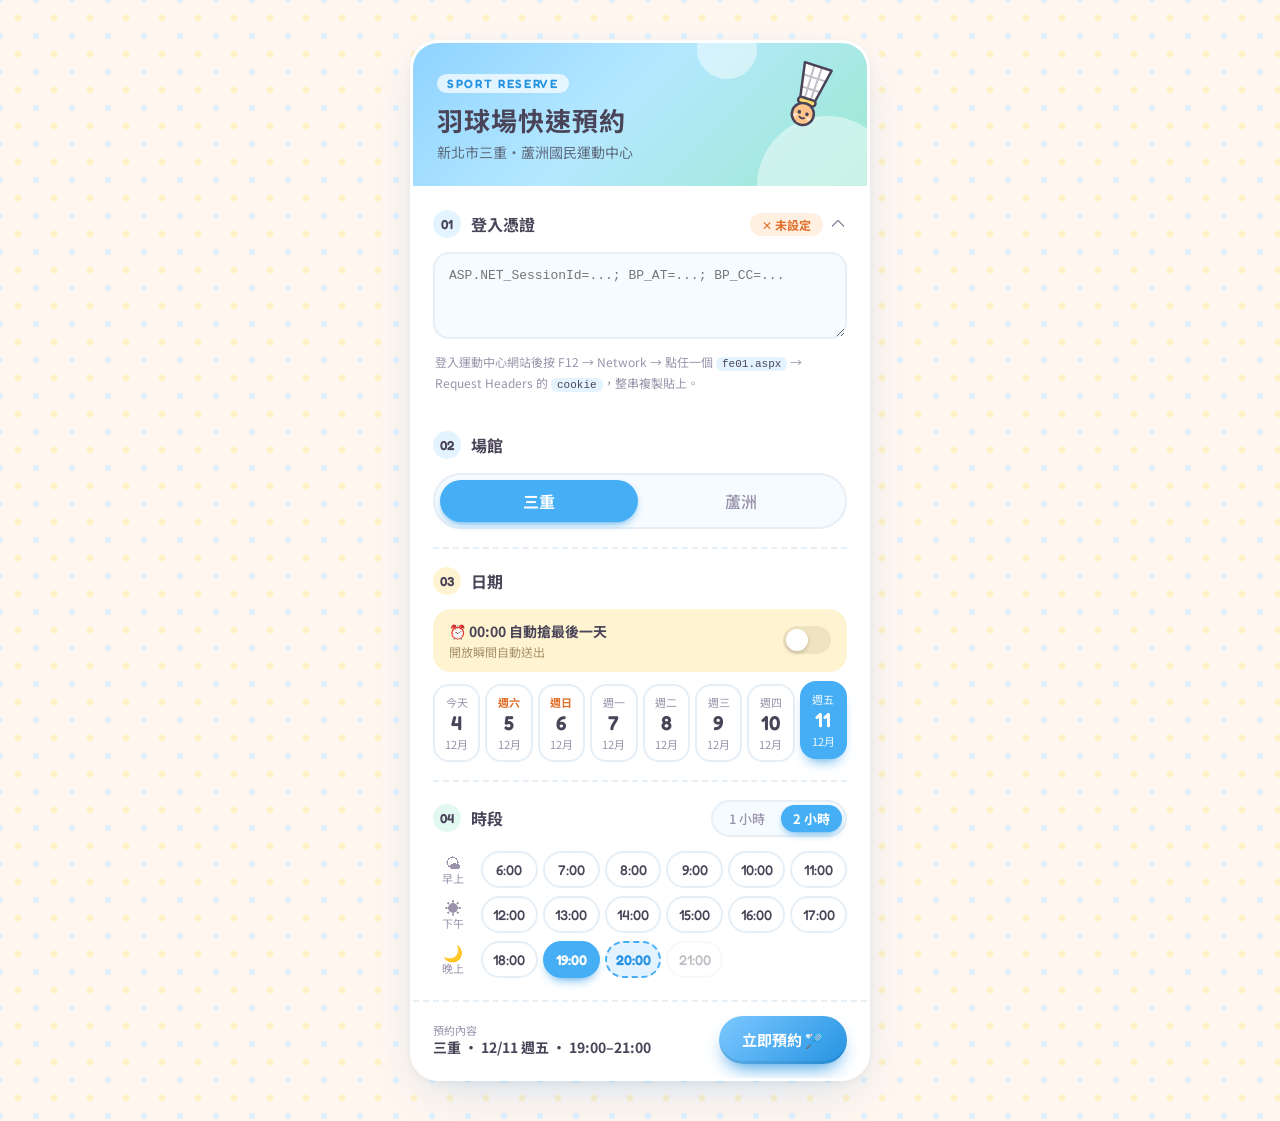
<file: index.html>
<!DOCTYPE html>
<html lang="zh-Hant">
  <head>
    <meta charset="UTF-8" />
    <meta name="viewport" content="width=device-width, initial-scale=1.0" />
    <title>快速預約運動中心場地</title>
    <link rel="preconnect" href="https://fonts.googleapis.com" />
    <link rel="preconnect" href="https://fonts.gstatic.com" crossorigin />
    <link href="https://fonts.googleapis.com/css2?family=Noto+Sans+TC:wght@400;500;700&family=Fredoka:wght@500;600;700&display=swap" rel="stylesheet" />
    <link rel="stylesheet" href="style.css" />
  </head>
  <body>
    <main class="shell">
      <form class="app" id="reservationForm">
        <header class="hero">
          <svg class="shuttle" viewBox="0 0 64 72" aria-hidden="true">
            <path d="M18 6h28l-7 38H25z" fill="#fff" stroke="#4a4458" stroke-width="2.5" stroke-linejoin="round" />
            <path d="M28 6l1 38M36 6l-1 38M20 18h24M22 30h20" stroke="#4a4458" stroke-width="2" stroke-linecap="round" opacity=".35" />
            <rect x="23" y="40" width="18" height="6" rx="3" fill="#ffd86b" stroke="#4a4458" stroke-width="2.5" />
            <circle cx="32" cy="56" r="11" fill="#ffc48a" stroke="#4a4458" stroke-width="2.5" />
            <circle cx="28" cy="55" r="1.8" fill="#4a4458" />
            <circle cx="36" cy="55" r="1.8" fill="#4a4458" />
            <path d="M29.5 59.5q2.5 2 5 0" fill="none" stroke="#4a4458" stroke-width="1.8" stroke-linecap="round" />
            <circle cx="25" cy="59" r="2" fill="#fff" opacity=".55" />
            <circle cx="39" cy="59" r="2" fill="#fff" opacity=".55" />
          </svg>
          <p class="eyebrow">SPORT RESERVE</p>
          <h1>羽球場快速預約</h1>
          <p class="hero-sub">新北市三重・蘆洲國民運動中心</p>
        </header>

        <div class="body">
          <details class="section credential" id="credential">
            <summary>
              <span class="step">01</span>
              <span class="section-title">登入憑證</span>
              <span class="status-pill" id="credentialStatus">未設定</span>
            </summary>
            <div class="credential-body">
              <textarea class="input" name="cookie" id="cookieInput" rows="3" placeholder="ASP.NET_SessionId=...; BP_AT=...; BP_CC=..." autocomplete="off" spellcheck="false" required></textarea>
              <p class="hint">登入運動中心網站後按 F12 → Network → 點任一個 <code>fe01.aspx</code> → Request Headers 的 <code>cookie</code>，整串複製貼上。</p>
            </div>
          </details>

          <section class="section">
            <div class="section-head">
              <span class="step">02</span>
              <span class="section-title">場館</span>
            </div>
            <div class="segmented">
              <label><input type="radio" name="place" value="SC" checked /><span>三重</span></label>
              <label><input type="radio" name="place" value="LZ" /><span>蘆洲</span></label>
            </div>
          </section>

          <section class="section">
            <div class="section-head">
              <span class="step">03</span>
              <span class="section-title">日期</span>
            </div>
            <label class="switch-row">
              <span>
                <b>00:00 自動搶最後一天</b>
                <small id="scheduleHint"></small>
              </span>
              <input type="checkbox" name="schedule" value="1" id="scheduleToggle" />
              <span class="switch" aria-hidden="true"></span>
            </label>
            <div class="days" id="dateChips"></div>
          </section>

          <section class="section">
            <div class="section-head">
              <span class="step">04</span>
              <span class="section-title">時段</span>
              <div class="segmented segmented-sm">
                <label><input type="radio" name="hours" value="1" /><span>1 小時</span></label>
                <label><input type="radio" name="hours" value="2" checked /><span>2 小時</span></label>
              </div>
            </div>
            <div id="timeChips"></div>
          </section>

          <p class="error" id="errorBox" role="alert" hidden></p>
        </div>

        <footer class="action-bar">
          <div class="summary">
            <small>預約內容</small>
            <b id="summaryText"></b>
          </div>
          <button type="submit" class="btn-primary" id="submitButton">
            <span class="btn-label">立即預約 🏸</span>
            <span class="spinner" aria-hidden="true"></span>
          </button>
        </footer>
        <p class="waiting" id="statusText" hidden></p>
      </form>

      <section class="app result" id="formResult" hidden>
        <div class="result-head">
          <div class="check" aria-hidden="true">🎉</div>
          <h2>預約成功！</h2>
          <p>請在期限內完成付款，場地才會保留</p>
        </div>
        <ul class="tickets" id="resultContent"></ul>
        <div class="result-actions">
          <a class="btn-primary" id="payLink" target="_blank" rel="noopener"><span class="btn-label">前往訂單付款</span></a>
          <button type="button" class="btn-ghost" id="againButton">再預約一次</button>
        </div>
      </section>
    </main>

    <script>
      // 直接用瀏覽器開檔案時打 localhost，由 Flask 提供頁面時打同網域
      const API_BASE = location.protocol === "file:" ? "http://localhost:8081" : "";
      const PAY_URL = {
        SC: "https://fe.xuanen.com.tw/fe01.aspx?Module=member&files=orderx_mt",
        LZ: "https://bcc.xuanen.com.tw/cc01.aspx?Module=member&files=orderx_mt",
      };
      const PLACE_NAME = { SC: "三重", LZ: "蘆洲" };
      // 可預約到幾天後：三重今天～7 天後，蘆洲今天～6 天後
      const ADVANCE_DAYS = { SC: 7, LZ: 6 };
      const WEEKDAYS = ["日", "一", "二", "三", "四", "五", "六"];
      const PERIODS = [
        ["🌤", "早上", 6, 11],
        ["☀️", "下午", 12, 17],
        ["🌙", "晚上", 18, 21],
      ];

      const form = document.getElementById("reservationForm");
      const cookieInput = document.getElementById("cookieInput");
      const credential = document.getElementById("credential");
      const credentialStatus = document.getElementById("credentialStatus");
      const scheduleToggle = document.getElementById("scheduleToggle");
      const statusText = document.getElementById("statusText");
      const errorBox = document.getElementById("errorBox");
      const formResult = document.getElementById("formResult");
      const resultContent = document.getElementById("resultContent");
      const payLink = document.getElementById("payLink");

      function radio(name, value, html, checked, className) {
        const label = document.createElement("label");
        if (className) label.className = className;
        label.innerHTML = `<input type="radio" name="${name}" value="${value}" ${checked ? "checked" : ""} /><span>${html}</span>`;
        return label;
      }

      function formatDay(d) {
        return `${d.getMonth() + 1}/${d.getDate()} 週${WEEKDAYS[d.getDay()]}`;
      }

      // 依場館產生可預約日期，預設選最後一天
      // 用本地時間格式化，避免 toISOString() 在台灣早上 8 點前少一天；格式與網站相同 YYYY/MM/DD
      const dateChips = document.getElementById("dateChips");
      let renderedDays = null;
      function renderDates(days) {
        if (days === renderedDays) return;
        renderedDays = days;
        dateChips.innerHTML = "";
        dateChips.style.setProperty("--n", days + 1);
        for (let i = 0; i <= days; i++) {
          const d = new Date();
          d.setDate(d.getDate() + i);
          const mm = String(d.getMonth() + 1).padStart(2, "0");
          const dd = String(d.getDate()).padStart(2, "0");
          const weekend = d.getDay() === 0 || d.getDay() === 6;
          const label = radio(
            "date",
            `${d.getFullYear()}/${mm}/${dd}`,
            `<small>${i === 0 ? "今天" : "週" + WEEKDAYS[d.getDay()]}</small><b>${d.getDate()}</b><small>${d.getMonth() + 1}月</small>`,
            i === days,
            weekend ? "day weekend" : "day"
          );
          label.dataset.text = formatDay(d);
          dateChips.appendChild(label);
        }
      }

      const timeChips = document.getElementById("timeChips");
      PERIODS.forEach(([icon, name, from, to]) => {
        const group = document.createElement("div");
        group.className = "period";
        group.innerHTML = `<span class="period-name"><i>${icon}</i>${name}</span><div class="times"></div>`;
        for (let h = from; h <= to; h++) {
          group.querySelector(".times").appendChild(radio("QTime", h, `${h}:00`, h === 19, "time"));
        }
        timeChips.appendChild(group);
      });

      // 記住 Cookie 與上次的選擇，下次打開不用重填
      const SAVED_FIELDS = ["cookie", "place", "QTime", "hours"];
      try {
        const saved = JSON.parse(localStorage.getItem("sport_reserve") || "{}");
        if (saved.cookie) cookieInput.value = saved.cookie;
        SAVED_FIELDS.slice(1).forEach((name) => {
          const el = form.querySelector(`input[name="${name}"][value="${saved[name]}"]`);
          if (el) el.checked = true;
        });
      } catch (e) {}

      // 下一個 00:00 開放的日期
      function nextOpenDay(days) {
        const d = new Date();
        d.setDate(d.getDate() + days + 1);
        return d;
      }

      // 依目前選擇更新：憑證狀態、2 小時的第二格標示、摘要列
      function refresh() {
        const data = new FormData(form);
        const hasCookie = cookieInput.value.trim() !== "";
        credentialStatus.textContent = hasCookie ? "已儲存" : "未設定";
        credentialStatus.classList.toggle("ok", hasCookie);

        const days = ADVANCE_DAYS[data.get("place")];
        renderDates(days);
        const scheduled = scheduleToggle.checked;
        dateChips.hidden = scheduled;
        document.getElementById("scheduleHint").textContent = scheduled
          ? `請於 00:00 前送出，將預約 ${formatDay(nextOpenDay(days))}`
          : "開放瞬間自動送出";

        const hours = Number(data.get("hours"));
        // 2 小時不能從 21:00 開始
        const last = form.querySelector('input[name="QTime"][value="21"]');
        last.disabled = hours === 2;
        if (last.disabled && last.checked) form.querySelector('input[name="QTime"][value="20"]').checked = true;

        const start = Number(new FormData(form).get("QTime"));
        form.querySelectorAll(".time").forEach((label) => {
          const h = Number(label.querySelector("input").value);
          label.classList.toggle("in-range", hours === 2 && h === start + 1);
        });

        const dayText = scheduled
          ? formatDay(nextOpenDay(days))
          : form.querySelector('input[name="date"]:checked').closest("label").dataset.text;
        document.getElementById("summaryText").textContent =
          `${PLACE_NAME[data.get("place")]} · ${dayText} · ${start}:00–${start + hours}:00`;
      }
      form.addEventListener("change", refresh);
      cookieInput.addEventListener("input", refresh);
      // 收合時必填驗證會找不到欄位，先展開
      cookieInput.addEventListener("invalid", () => (credential.open = true));
      refresh();
      if (!cookieInput.value) credential.open = true;

      let countdownTimer = null;
      function startCountdown() {
        const target = new Date();
        target.setHours(24, 0, 0, 0);
        const tick = () => {
          const s = Math.max(0, Math.round((target - new Date()) / 1000));
          const pad = (n) => String(n).padStart(2, "0");
          const left = `${pad(Math.floor(s / 3600))}:${pad(Math.floor((s % 3600) / 60))}:${pad(s % 60)}`;
          statusText.innerHTML = s > 0
            ? `距離開放 <b>${left}</b>　請勿關閉頁面與電腦`
            : "已開放，正在預約…";
        };
        tick();
        countdownTimer = setInterval(tick, 1000);
      }

      function setLoading(on) {
        form.classList.toggle("loading", on);
        form.querySelectorAll("input, textarea, button").forEach((el) => (el.disabled = on));
        if (!on) refresh(); // 還原 21:00 的停用狀態
        statusText.hidden = !(on && scheduleToggle.checked);
        clearInterval(countdownTimer);
        if (on && scheduleToggle.checked) startCountdown();
      }

      function showError(message) {
        errorBox.textContent = message;
        errorBox.hidden = !message;
      }

      form.addEventListener("submit", async function (e) {
        e.preventDefault();
        const formData = new FormData(form);
        try {
          const toSave = {};
          SAVED_FIELDS.forEach((name) => (toSave[name] = formData.get(name)));
          localStorage.setItem("sport_reserve", JSON.stringify(toSave));
        } catch (e) {}

        showError("");
        credential.open = false;
        setLoading(true);
        try {
          const response = await fetch(`${API_BASE}/api/reserve_api`, {
            method: "POST",
            body: formData,
          });
          const result = await response.json();

          if (typeof result.message === "string") {
            showError(result.message);
            if (result.message.includes("登入")) credential.open = true;
            return;
          }

          resultContent.innerHTML = "";
          result.message.forEach((item) => {
            const li = document.createElement("li");
            li.innerHTML = `
              <div class="ticket-time">${item.QTime}:00<small>– ${item.QTime + 1}:00</small></div>
              <div class="ticket-info"><b>${item.court}</b><small>${PLACE_NAME[formData.get("place")]}・${item.date}</small></div>`;
            resultContent.appendChild(li);
          });
          payLink.href = PAY_URL[formData.get("place")];
          form.hidden = true;
          formResult.hidden = false;
        } catch (error) {
          console.error("Error:", error);
          showError(`無法連線到後端：${error.message}`);
        } finally {
          setLoading(false);
        }
      });

      document.getElementById("againButton").addEventListener("click", () => {
        formResult.hidden = true;
        form.hidden = false;
      });
    </script>
  </body>
</html>
</file>
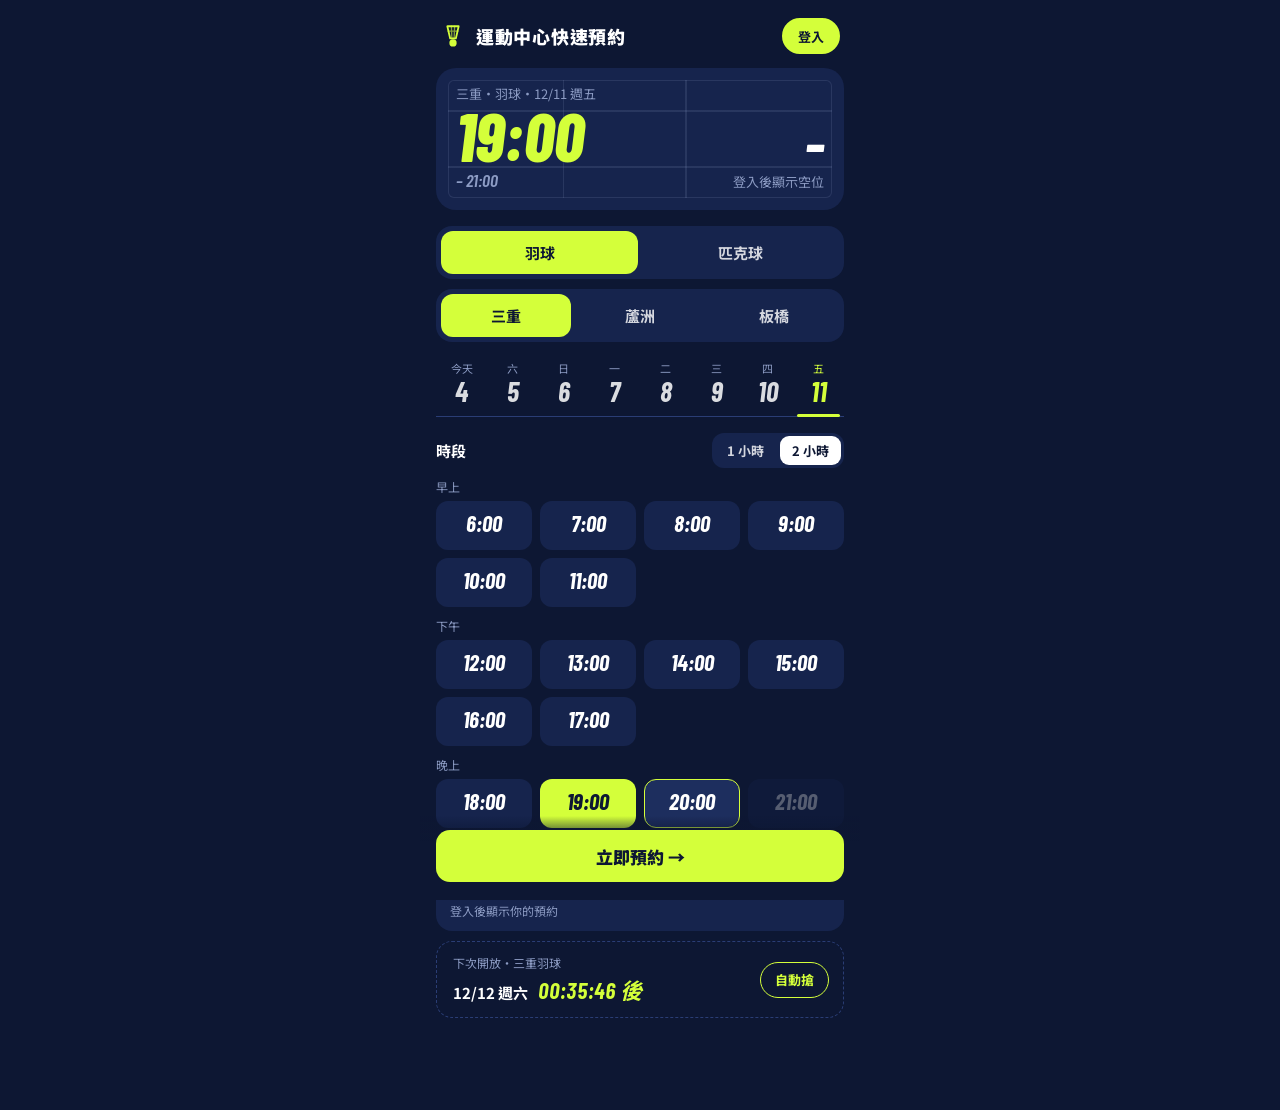
<file: extension/index.html>
<!DOCTYPE html>
<html lang="zh-Hant">
  <head>
    <meta charset="UTF-8" />
    <meta name="viewport" content="width=device-width, initial-scale=1.0" />
    <title>運動中心快速預約</title>
    <link rel="preconnect" href="https://fonts.googleapis.com" />
    <link rel="preconnect" href="https://fonts.gstatic.com" crossorigin />
    <link href="https://fonts.googleapis.com/css2?family=Noto+Sans+TC:wght@400;500;700;900&family=Barlow+Condensed:ital,wght@1,600;1,700;1,800&display=swap" rel="stylesheet" />
    <link rel="stylesheet" href="style.css" />
    <script type="module" src="app.js"></script>
  </head>
  <body>
    <main class="shell">
      <form class="app" id="reservationForm">
        <header class="topbar">
          <svg class="logo" viewBox="0 0 32 32" aria-hidden="true">
            <path d="M9 4h14l-3.5 15h-7z" fill="none" stroke="currentColor" stroke-width="2.2" stroke-linejoin="round" />
            <path d="M14 4l.6 15M18 4l-.6 15M10 10h12" stroke="currentColor" stroke-width="1.6" stroke-linecap="round" opacity=".6" />
            <circle cx="16" cy="24.5" r="4.5" fill="currentColor" />
          </svg>
          <span class="zzz" aria-hidden="true"><i>z</i><i>z</i><i>Z</i></span>
          <h1>運動中心快速預約</h1>
          <button type="button" class="avatar" id="avatar" title="確認登入中…">
            <span id="avatarText"></span>
          </button>
        </header>

        <section class="hero-card" id="heroCard">
          <p class="hero-meta" id="heroMeta"></p>
          <div class="hero-main">
            <div class="hero-time">
              <b id="heroTime">--:--</b>
              <small id="heroEnd"></small>
            </div>
            <div class="hero-count">
              <b id="heroCount">–</b>
              <small id="heroCountLabel"></small>
            </div>
          </div>
        </section>

        <div class="body">
          <div class="segmented">
            <label><input type="radio" name="sport" value="badminton" checked /><span>羽球</span></label>
            <label><input type="radio" name="sport" value="pickleball" /><span>匹克球</span></label>
          </div>

          <div class="segmented">
            <label><input type="radio" name="place" value="SC" checked /><span>三重</span></label>
            <label><input type="radio" name="place" value="LZ" /><span>蘆洲</span></label>
            <label><input type="radio" name="place" value="BQ" /><span>板橋</span></label>
          </div>

          <div class="days" id="dateChips"></div>
          <div class="schedule-target" id="scheduleTarget" hidden></div>

          <section class="slots">
            <div class="slots-head">
              <span class="slots-title">時段</span>
              <div class="segmented segmented-sm">
                <label><input type="radio" name="hours" value="1" /><span>1 小時</span></label>
                <label><input type="radio" name="hours" value="2" checked /><span>2 小時</span></label>
              </div>
            </div>
            <div id="timeChips"></div>
            <p class="avail-note" id="availNote"></p>
            <div class="busy-panel" id="busyPanel" hidden>
              <div class="rally" aria-hidden="true">
                <div class="rally-x">
                  <div class="rally-y">
                    <svg class="rally-shuttle" viewBox="0 0 32 32">
                      <path d="M9 4h14l-3.5 15h-7z" fill="none" stroke="currentColor" stroke-width="2.4" stroke-linejoin="round" />
                      <path d="M14 4l.6 15M18 4l-.6 15M10 10h12" stroke="currentColor" stroke-width="1.6" stroke-linecap="round" opacity=".6" />
                      <circle cx="16" cy="24.5" r="4.6" fill="currentColor" />
                    </svg>
                  </div>
                </div>
                <div class="rally-x rally-x-shadow"><div class="rally-shadow"></div></div>
                <div class="rally-net"></div>
              </div>
              <b class="busy-title"><span id="busyTitle"></span><span class="busy-dots"><i>.</i><i>.</i><i>.</i></span></b>
              <small class="busy-sub" id="busySub"></small>
            </div>
          </section>

          <p class="error" id="errorBox" role="alert" hidden></p>

          <div class="extras">
          <section class="orders" id="ordersCard">
            <div class="orders-head">
              <small id="ordersTitle">我的預約</small>
              <a id="ordersAll" target="_blank" rel="noopener">全部訂單 →</a>
            </div>
            <ul class="orders-list" id="ordersList"></ul>
            <p class="orders-empty" id="ordersEmpty"></p>
          </section>

          <section class="next-open" id="nextOpen">
            <div class="next-open-info">
              <small id="nextOpenLabel">下次開放</small>
              <div class="next-open-row">
                <b id="nextOpenDay"></b>
                <span class="next-open-count" id="nextOpenCount"></span>
              </div>
            </div>
            <button type="button" class="btn-chip" id="nextOpenButton">自動搶</button>
          </section>
          </div>
        </div>

        <footer class="action-bar">
          <input type="checkbox" name="schedule" value="1" id="scheduleToggle" hidden />
          <button type="submit" class="btn-primary" id="submitButton">
            <span class="btn-label" id="submitLabel">立即預約 →</span>
            <span class="spinner" aria-hidden="true"></span>
          </button>
        </footer>

        <div class="waiting" id="waiting" hidden>
          <ol class="steps">
            <li class="step-item done" id="stepScheduled">
              <b>已排程</b>
              <small id="waitSummary"></small>
            </li>
            <li class="step-item active" id="stepWaiting">
              <b>等待開放中</b>
              <div class="countdown">
                <span id="countdownText">--:--:--</span>
                <span class="clock-chip" id="clockChip" hidden></span>
              </div>
              <small id="checkText">確認登入中…</small>
            </li>
            <li class="step-item" id="stepSending">
              <b>00:00 送出預約</b>
              <small>開放瞬間自動送出</small>
            </li>
            <li class="step-item" id="stepDone">
              <b>完成</b>
            </li>
          </ol>
          <p class="waiting-hint">請保持面板開著、電腦不要睡眠</p>
          <button type="button" class="btn-outline" id="cancelButton">取消排程</button>
        </div>
      </form>

      <section class="app result" id="formResult" hidden>
        <div class="result-head">
          <div class="check" aria-hidden="true">✓</div>
          <h2>預約成功！</h2>
          <p>請在期限內完成付款，場地才會保留</p>
        </div>
        <ul class="tickets" id="resultContent"></ul>
        <div class="result-actions">
          <a class="btn-primary" id="payLink" target="_blank" rel="noopener"><span class="btn-label">前往訂單付款 →</span></a>
          <button type="button" class="btn-outline" id="againButton">再預約一次</button>
        </div>
      </section>
    </main>
  </body>
</html>
</file>
<file: style.css>
:root {
  --bg: #fff6ef;
  --dot-1: #fff0c7;
  --dot-2: #dff1ff;
  --surface: #ffffff;
  --surface-2: #f6fbff;
  --ink: #4a4458;
  --muted: #9a93ab;
  --line: #e6eef6;
  --primary: #45aef5;
  --primary-deep: #2593e2;
  --primary-soft: #e2f2ff;
  --sky: #8fd3ff;
  --sky-soft: #e4f4ff;
  --mint: #9ce9cf;
  --mint-soft: #e2f9f1;
  --yellow: #ffd86b;
  --yellow-soft: #fff4d1;
  --danger: #e0702b;
  --danger-soft: #fff0e2;
  --shadow: 0 18px 50px -20px rgba(37, 147, 226, 0.3), 0 2px 6px rgba(74, 68, 88, 0.06);
  --font: "Noto Sans TC", system-ui, "Microsoft JhengHei", sans-serif;
  --num: "Fredoka", "Noto Sans TC", system-ui, sans-serif;
  color-scheme: light;
}

* {
  box-sizing: border-box;
}

body {
  margin: 0;
  color: var(--ink);
  font-family: var(--font);
  -webkit-font-smoothing: antialiased;
  background-color: var(--bg);
  background-image: radial-gradient(var(--dot-1) 3px, transparent 3.5px),
    radial-gradient(var(--dot-2) 3px, transparent 3.5px);
  background-size: 36px 36px;
  background-position: 0 0, 18px 18px;
}

[hidden] {
  display: none !important;
}

.shell {
  min-height: 100vh;
  display: flex;
  justify-content: center;
  align-items: flex-start;
  padding: 40px 16px;
}

.app {
  width: 100%;
  max-width: 460px;
  background: var(--surface);
  border-radius: 28px;
  border: 3px solid #fff;
  box-shadow: var(--shadow);
  overflow: hidden;
}

/* ---------- 頂部 ---------- */
.hero {
  position: relative;
  padding: 26px 24px 24px;
  background: linear-gradient(135deg, var(--sky) 0%, #b5e8ff 45%, var(--mint) 100%);
  overflow: hidden;
}

.hero::before,
.hero::after {
  content: "";
  position: absolute;
  border-radius: 50%;
  background: rgba(255, 255, 255, 0.45);
}

.hero::before {
  width: 140px;
  height: 140px;
  right: -30px;
  bottom: -70px;
}

.hero::after {
  width: 60px;
  height: 60px;
  right: 110px;
  top: -24px;
}

.shuttle {
  position: absolute;
  right: 26px;
  top: 16px;
  width: 64px;
  z-index: 1;
  transform: rotate(18deg);
  animation: bob 2.6s ease-in-out infinite;
}

@keyframes bob {
  50% {
    transform: rotate(10deg) translateY(-8px);
  }
}

.eyebrow {
  position: relative;
  display: inline-block;
  margin: 0 0 8px;
  padding: 2px 10px;
  border-radius: 999px;
  background: rgba(255, 255, 255, 0.7);
  color: var(--primary-deep);
  font-family: var(--num);
  font-size: 12px;
  font-weight: 600;
  letter-spacing: 0.14em;
}

.hero h1 {
  position: relative;
  margin: 0;
  font-size: 26px;
  font-weight: 700;
  letter-spacing: 0.04em;
}

.hero-sub {
  position: relative;
  margin: 4px 0 0;
  font-size: 14px;
  color: #5d6a7c;
}

/* ---------- 區塊 ---------- */
.body {
  padding: 6px 20px 4px;
}

.section {
  padding: 18px 0;
  border-bottom: 2px dashed var(--line);
}

.section:last-of-type {
  border-bottom: none;
}

.section-head,
.credential summary {
  display: flex;
  align-items: center;
  gap: 10px;
  margin-bottom: 14px;
}

.step {
  display: inline-grid;
  place-items: center;
  width: 28px;
  height: 28px;
  border-radius: 50%;
  font-family: var(--num);
  font-size: 13px;
  font-weight: 600;
  color: var(--ink);
  background: var(--primary-soft);
}

.section:nth-of-type(1) .step {
  background: var(--sky-soft);
}

.section:nth-of-type(2) .step {
  background: var(--yellow-soft);
}

.section:nth-of-type(3) .step {
  background: var(--mint-soft);
}

.section-title {
  font-weight: 700;
  font-size: 16px;
}

.section-head .segmented {
  margin-left: auto;
}

/* 登入憑證（可收合） */
.credential summary {
  list-style: none;
  cursor: pointer;
  margin-bottom: 0;
}

.credential summary::-webkit-details-marker {
  display: none;
}

.credential summary::after {
  content: "";
  width: 8px;
  height: 8px;
  border-right: 2.5px solid var(--muted);
  border-bottom: 2.5px solid var(--muted);
  border-radius: 2px;
  transform: rotate(45deg);
  margin: -4px 4px 0 0;
  transition: transform 0.2s;
}

.credential[open] summary::after {
  transform: rotate(-135deg);
  margin-top: 4px;
}

.status-pill {
  margin-left: auto;
  font-size: 12px;
  font-weight: 700;
  padding: 3px 12px;
  border-radius: 999px;
  color: var(--danger);
  background: var(--danger-soft);
}

.status-pill::before {
  content: "✕ ";
}

.status-pill.ok {
  color: #2f9e7a;
  background: var(--mint-soft);
}

.status-pill.ok::before {
  content: "✓ ";
}

.credential-body {
  margin-top: 14px;
}

.input {
  width: 100%;
  padding: 12px 14px;
  border: 2px solid var(--line);
  border-radius: 16px;
  background: var(--surface-2);
  color: var(--ink);
  font: 13px/1.5 ui-monospace, "Cascadia Mono", Consolas, monospace;
  resize: vertical;
  outline: none;
  transition: border-color 0.15s, box-shadow 0.15s;
}

.input:focus {
  border-color: var(--primary);
  box-shadow: 0 0 0 4px var(--primary-soft);
}

.hint {
  margin: 8px 2px 0;
  font-size: 12px;
  line-height: 1.7;
  color: var(--muted);
}

.hint code {
  font-size: 11px;
  padding: 1px 6px;
  border-radius: 6px;
  background: var(--sky-soft);
  color: var(--ink);
}

/* ---------- 選項共用 ---------- */
.segmented input,
.days input,
.times input,
.switch-row input {
  position: absolute;
  opacity: 0;
  pointer-events: none;
}

/* 分段切換 */
.segmented {
  display: grid;
  grid-auto-flow: column;
  grid-auto-columns: 1fr;
  gap: 4px;
  padding: 5px;
  background: var(--surface-2);
  border: 2px solid var(--line);
  border-radius: 999px;
}

.segmented span {
  display: block;
  padding: 9px 12px;
  border-radius: 999px;
  text-align: center;
  font-weight: 500;
  color: var(--muted);
  cursor: pointer;
  transition: background 0.2s, color 0.2s, transform 0.15s;
}

.segmented input:checked + span {
  background: var(--primary);
  color: #fff;
  font-weight: 700;
  box-shadow: 0 4px 10px -4px var(--primary-deep);
}

.segmented-sm {
  padding: 3px;
}

.segmented-sm span {
  padding: 4px 12px;
  font-size: 13px;
}

/* 開關 */
.switch-row {
  display: flex;
  align-items: center;
  gap: 12px;
  padding: 12px 16px;
  margin-bottom: 12px;
  border-radius: 18px;
  background: var(--yellow-soft);
  cursor: pointer;
}

.switch-row > span:first-child {
  flex: 1;
  display: flex;
  flex-direction: column;
  gap: 2px;
}

.switch-row b {
  font-size: 14px;
}

.switch-row b::before {
  content: "⏰ ";
}

.switch-row small {
  font-size: 12px;
  color: #a8936a;
}

.switch {
  position: relative;
  width: 48px;
  height: 28px;
  flex: none;
  border-radius: 999px;
  background: #f0e3bf;
  transition: background 0.2s;
}

.switch::after {
  content: "";
  position: absolute;
  top: 3px;
  left: 3px;
  width: 22px;
  height: 22px;
  border-radius: 50%;
  background: #fff;
  box-shadow: 0 2px 4px rgba(0, 0, 0, 0.18);
  transition: transform 0.25s cubic-bezier(0.34, 1.56, 0.64, 1);
}

.switch-row input:checked ~ .switch {
  background: var(--yellow);
}

.switch-row input:checked ~ .switch::after {
  transform: translateX(20px);
}

.switch-row input:focus-visible ~ .switch {
  outline: 3px solid var(--primary-soft);
  outline-offset: 2px;
}

/* 日期卡片 */
.days {
  display: grid;
  grid-template-columns: repeat(var(--n, 8), minmax(38px, 1fr));
  gap: 5px;
}

.days span {
  display: flex;
  flex-direction: column;
  align-items: center;
  gap: 1px;
  padding: 8px 0;
  border: 2px solid var(--line);
  border-radius: 16px;
  background: var(--surface);
  cursor: pointer;
  transition: border-color 0.15s, background 0.15s, transform 0.2s cubic-bezier(0.34, 1.56, 0.64, 1);
}

.days small {
  font-size: 11px;
  color: var(--muted);
}

.days b {
  font-family: var(--num);
  font-size: 20px;
  font-weight: 600;
  line-height: 1.2;
}

.day.weekend small:first-child {
  color: var(--danger);
  font-weight: 700;
}

.days span:hover,
.times span:hover {
  border-color: var(--primary);
  transform: translateY(-2px);
}

.days input:checked + span {
  background: var(--primary);
  border-color: var(--primary);
  color: #fff;
  transform: translateY(-3px);
  box-shadow: 0 8px 14px -8px var(--primary-deep);
}

.days input:checked + span small {
  color: #fff;
  opacity: 0.9;
}

/* 時段 */
.period {
  display: grid;
  grid-template-columns: 40px 1fr;
  align-items: center;
  gap: 8px;
  margin-bottom: 8px;
}

.period:last-child {
  margin-bottom: 0;
}

.period-name {
  display: flex;
  flex-direction: column;
  align-items: center;
  font-size: 11px;
  color: var(--muted);
  line-height: 1.2;
}

.period-name i {
  font-style: normal;
  font-size: 16px;
}

.times {
  display: grid;
  grid-template-columns: repeat(6, minmax(0, 1fr));
  gap: 5px;
}

.times span {
  display: block;
  padding: 8px 0;
  border: 2px solid var(--line);
  border-radius: 999px;
  background: var(--surface);
  text-align: center;
  font-family: var(--num);
  font-size: 14px;
  font-weight: 500;
  cursor: pointer;
  transition: border-color 0.15s, background 0.15s, transform 0.2s cubic-bezier(0.34, 1.56, 0.64, 1);
}

.times input:checked + span {
  background: var(--primary);
  border-color: var(--primary);
  color: #fff;
  font-weight: 600;
  box-shadow: 0 6px 12px -6px var(--primary-deep);
}

.time.in-range span {
  background: var(--primary-soft);
  border-color: var(--primary);
  border-style: dashed;
  color: var(--primary-deep);
  font-weight: 600;
}

.times input:disabled + span {
  opacity: 0.35;
  cursor: not-allowed;
  transform: none;
}

.days input:focus-visible + span,
.times input:focus-visible + span,
.segmented input:focus-visible + span {
  outline: 3px solid var(--sky);
  outline-offset: 2px;
}

/* 錯誤訊息 */
.error {
  margin: 4px 0 16px;
  padding: 12px 16px;
  border-radius: 16px;
  background: var(--danger-soft);
  color: var(--danger);
  font-size: 14px;
  font-weight: 500;
}

.error::before {
  content: "🥲 ";
}

/* ---------- 底部動作列 ---------- */
.action-bar {
  position: sticky;
  bottom: 0;
  display: flex;
  align-items: center;
  gap: 12px;
  padding: 14px 20px;
  background: rgba(255, 255, 255, 0.95);
  border-top: 2px dashed var(--line);
}

.summary {
  flex: 1;
  min-width: 0;
  display: flex;
  flex-direction: column;
}

.summary small {
  font-size: 11px;
  color: var(--muted);
}

.summary b {
  font-size: 14px;
  line-height: 1.4;
}

.btn-primary {
  position: relative;
  display: inline-flex;
  align-items: center;
  justify-content: center;
  min-width: 128px;
  height: 48px;
  padding: 0 22px;
  border: none;
  border-radius: 999px;
  background: linear-gradient(135deg, #7cc8ff, var(--primary-deep));
  color: #fff;
  font: 700 15px var(--font);
  text-decoration: none;
  cursor: pointer;
  box-shadow: 0 10px 20px -8px var(--primary-deep), inset 0 -3px 0 rgba(0, 0, 0, 0.08);
  transition: transform 0.2s cubic-bezier(0.34, 1.56, 0.64, 1), filter 0.15s;
}

.btn-primary:hover {
  transform: translateY(-2px) scale(1.03);
}

.btn-primary:active {
  transform: scale(0.95);
}

.btn-primary:disabled {
  cursor: wait;
  transform: none;
}

.spinner {
  display: none;
  width: 20px;
  height: 20px;
  border: 3px solid rgba(255, 255, 255, 0.4);
  border-top-color: #fff;
  border-radius: 50%;
  animation: spin 0.8s linear infinite;
}

.loading .btn-label {
  display: none;
}

.loading .spinner {
  display: block;
}

.loading .body {
  opacity: 0.55;
  transition: opacity 0.2s;
}

@keyframes spin {
  to {
    transform: rotate(360deg);
  }
}

.waiting {
  margin: 0;
  padding: 10px 20px 16px;
  background: var(--surface);
  text-align: center;
  font-size: 13px;
  color: var(--muted);
}

.waiting b {
  font-family: var(--num);
  font-size: 17px;
  color: var(--primary-deep);
}

.btn-ghost {
  height: 46px;
  border: 2px solid var(--line);
  border-radius: 999px;
  background: transparent;
  color: var(--ink);
  font: 500 14px var(--font);
  cursor: pointer;
}

.btn-ghost:hover {
  background: var(--surface-2);
}

/* ---------- 預約結果 ---------- */
.result {
  padding: 30px 20px 20px;
}

.result-head {
  text-align: center;
  margin-bottom: 22px;
}

.check {
  display: inline-grid;
  place-items: center;
  width: 72px;
  height: 72px;
  margin-bottom: 10px;
  border-radius: 50%;
  background: var(--yellow-soft);
  font-size: 36px;
  animation: pop 0.5s cubic-bezier(0.34, 1.56, 0.64, 1);
}

@keyframes pop {
  from {
    transform: scale(0.3);
  }
}

.result-head h2 {
  margin: 0;
  font-size: 22px;
}

.result-head p {
  margin: 6px 0 0;
  font-size: 13px;
  color: var(--muted);
}

.tickets {
  list-style: none;
  margin: 0 0 20px;
  padding: 0;
  display: flex;
  flex-direction: column;
  gap: 10px;
}

.tickets li {
  display: flex;
  align-items: stretch;
  border: 2px solid var(--line);
  border-radius: 20px;
  overflow: hidden;
  background: var(--surface-2);
}

.ticket-time {
  display: flex;
  flex-direction: column;
  justify-content: center;
  min-width: 96px;
  padding: 12px 16px;
  background: var(--primary);
  color: #fff;
  font-family: var(--num);
  font-size: 22px;
  font-weight: 600;
  border-right: 3px dotted #fff;
}

.ticket-time small {
  font-size: 12px;
  font-weight: 500;
  opacity: 0.9;
}

.ticket-info {
  display: flex;
  flex-direction: column;
  justify-content: center;
  gap: 2px;
  padding: 12px 16px;
}

.ticket-info b {
  font-size: 17px;
}

.ticket-info small {
  font-size: 12px;
  color: var(--muted);
}

.result-actions {
  display: grid;
  gap: 8px;
}

@media (max-width: 480px) {
  .shell {
    padding: 0;
  }

  .app {
    max-width: none;
    min-height: 100vh;
    border-radius: 0;
    border: none;
  }

  .body {
    padding: 4px 16px;
  }

  .action-bar {
    padding: 12px 16px calc(12px + env(safe-area-inset-bottom));
  }
}
</file>
<file: extension/style.css>
:root {
  --bg: #0d1733;
  --card: #16244d;
  --card-2: #1d2e5e;
  --line: #2a3d75;
  --ink: #ffffff;
  --muted: #8d9cc4;
  --lime: #d4ff3a;
  --lime-soft: rgba(212, 255, 58, 0.12);
  --navy: #0d1733;
  --orange: #ff9b3d;
  --danger: #ff7a6b;
  --font: "Noto Sans TC", system-ui, "Microsoft JhengHei", sans-serif;
  --num: "Barlow Condensed", "Noto Sans TC", system-ui, sans-serif;
  color-scheme: dark;
}

* {
  box-sizing: border-box;
}

body {
  margin: 0;
  background: var(--bg);
  color: var(--ink);
  font-family: var(--font);
  -webkit-font-smoothing: antialiased;
}

[hidden] {
  display: none !important;
}

button,
input {
  font: inherit;
}

.shell {
  min-height: 100vh;
  display: flex;
  justify-content: center;
}

.app {
  width: 100%;
  max-width: 440px;
  min-height: 100vh;
  display: flex;
  flex-direction: column;
}

/* ---------- 頂部 ---------- */
.topbar {
  position: relative;
  display: flex;
  align-items: center;
  gap: 10px;
  padding: 18px 20px 14px;
}

.logo {
  width: 26px;
  height: 26px;
  flex: none;
  color: var(--lime);
}

.topbar h1 {
  flex: 1;
  margin: 0;
  font-size: 18px;
  font-weight: 900;
  letter-spacing: 0.04em;
}

/* 頭像：已登入顯示名字最後一個字，未登入變成「登入」按鈕 */
.avatar {
  flex: none;
  min-width: 36px;
  height: 36px;
  padding: 0 8px;
  border: 2px solid var(--lime);
  border-radius: 999px;
  background: transparent;
  color: var(--lime);
  font-size: 15px;
  font-weight: 700;
  cursor: pointer;
}

.avatar.checking {
  border-color: var(--line);
  border-top-color: var(--lime);
  animation: spin 0.9s linear infinite;
}

.avatar.bad {
  padding: 0 14px;
  background: var(--lime);
  color: var(--navy);
  font-size: 13px;
}

.avatar:hover {
  box-shadow: 0 0 0 4px var(--lime-soft);
}

/* ---------- 大卡片 ---------- */
.hero-card {
  position: relative;
  margin: 0 16px;
  padding: 16px 20px 18px;
  border-radius: 20px;
  background: var(--card);
  overflow: hidden;
}

/* 球場線 */
.hero-card::before {
  content: "";
  position: absolute;
  inset: 12px;
  border: 1.5px solid rgba(141, 156, 196, 0.16);
  border-radius: 6px;
  background:
    linear-gradient(90deg, transparent calc(30% - 0.75px), rgba(141, 156, 196, 0.16) 0 calc(30% + 0.75px), transparent 0),
    linear-gradient(90deg, transparent calc(62% - 0.75px), rgba(141, 156, 196, 0.16) 0 calc(62% + 0.75px), transparent 0),
    linear-gradient(0deg, transparent calc(26% - 0.75px), rgba(141, 156, 196, 0.16) 0 calc(26% + 0.75px), transparent 0),
    linear-gradient(0deg, transparent calc(74% - 0.75px), rgba(141, 156, 196, 0.16) 0 calc(74% + 0.75px), transparent 0);
  pointer-events: none;
}

.hero-meta {
  position: relative;
  margin: 0;
  font-size: 13px;
  color: var(--muted);
}

.hero-main {
  position: relative;
  display: flex;
  align-items: flex-end;
  justify-content: space-between;
  gap: 12px;
}

.hero-time b {
  display: block;
  font-family: var(--num);
  font-style: italic;
  font-size: 68px;
  font-weight: 800;
  line-height: 0.95;
  color: var(--lime);
}

.hero-time small,
.hero-count small {
  font-size: 13px;
  color: var(--muted);
}

.hero-time small {
  font-family: var(--num);
  font-style: italic;
  font-size: 18px;
  font-weight: 600;
}

.hero-count {
  text-align: right;
}

.hero-count b {
  display: block;
  font-family: var(--num);
  font-style: italic;
  font-size: 52px;
  font-weight: 800;
  line-height: 1;
}

/* ---------- 選項 ---------- */
.body {
  flex: 1;
  display: flex;
  flex-direction: column;
  gap: 10px;
  padding: 16px 16px 8px;
}

.segmented input,
.days input,
.times input {
  position: absolute;
  opacity: 0;
  pointer-events: none;
}

.segmented {
  display: grid;
  grid-auto-flow: column;
  grid-auto-columns: 1fr;
  gap: 4px;
  padding: 5px;
  border-radius: 16px;
  background: var(--card);
}

.segmented span {
  display: block;
  padding: 11px 8px;
  border-radius: 12px;
  text-align: center;
  font-size: 15px;
  font-weight: 700;
  color: rgba(255, 255, 255, 0.82);
  cursor: pointer;
  transition: background 0.15s, color 0.15s;
}

.segmented input:checked + span {
  background: var(--lime);
  color: var(--navy);
}

.segmented input:disabled + span {
  opacity: 0.3;
  cursor: not-allowed;
}

.segmented-sm {
  padding: 3px;
  border-radius: 12px;
}

.segmented-sm span {
  padding: 5px 12px;
  border-radius: 9px;
  font-size: 13px;
}

.segmented-sm input:checked + span {
  background: #fff;
  color: var(--navy);
}

.segmented input:focus-visible + span,
.days input:focus-visible + span,
.times input:focus-visible + span {
  outline: 2px solid var(--lime);
  outline-offset: 2px;
}

/* 日期 */
.days {
  display: grid;
  grid-template-columns: repeat(var(--n, 8), minmax(0, 1fr));
  margin-top: 4px;
  border-bottom: 1px solid var(--line);
}

.days span {
  position: relative;
  display: flex;
  flex-direction: column;
  align-items: center;
  padding: 4px 0 10px;
  cursor: pointer;
}

.days small {
  font-size: 11px;
  color: var(--muted);
}

.days b {
  font-family: var(--num);
  font-style: italic;
  font-size: 28px;
  font-weight: 700;
  line-height: 1.1;
  color: rgba(255, 255, 255, 0.85);
}

.days input:checked + span small,
.days input:checked + span b {
  color: var(--lime);
}

.days input:checked + span::after {
  content: "";
  position: absolute;
  left: 4px;
  right: 4px;
  bottom: -1px;
  height: 3px;
  border-radius: 3px;
  background: var(--lime);
}

.day.full b {
  color: var(--muted);
  text-decoration: line-through;
  text-decoration-color: var(--orange);
}

.day.full small {
  color: var(--orange);
}

.day.closed span {
  opacity: 0.3;
}

.days input:disabled + span {
  cursor: not-allowed;
}

/* 自動搶模式：取代日期列 */
.schedule-target {
  display: flex;
  align-items: center;
  justify-content: space-between;
  gap: 10px;
  padding: 12px 14px;
  border: 1.5px solid var(--lime);
  border-radius: 14px;
  background: var(--lime-soft);
  font-size: 13px;
  color: var(--muted);
}

.schedule-target b {
  display: inline-flex;
  align-items: center;
  gap: 6px;
  color: var(--lime);
  font-size: 15px;
}

.icon {
  width: 17px;
  height: 17px;
  flex: none;
}

/* 時段 */
.slots {
  margin-top: 6px;
}

.slots-head {
  display: flex;
  align-items: center;
  justify-content: space-between;
  margin-bottom: 10px;
}

.slots-title {
  font-size: 15px;
  font-weight: 700;
}

.period-name {
  display: block;
  margin: 10px 0 6px;
  font-size: 12px;
  color: var(--muted);
}

.times {
  display: grid;
  grid-template-columns: repeat(4, minmax(0, 1fr));
  gap: 8px;
}

.times span {
  display: flex;
  flex-direction: column;
  align-items: center;
  gap: 5px;
  padding: 10px 0 9px;
  border: 1.5px solid transparent;
  border-radius: 12px;
  background: var(--card);
  cursor: pointer;
  transition: background 0.15s, border-color 0.15s;
}

.times b {
  font-family: var(--num);
  font-style: italic;
  font-size: 23px;
  font-weight: 700;
  line-height: 1;
}

/* 一格代表一面場地：亮綠為可預約，深色為已被訂，橘色表示快沒了 */
.dots {
  display: flex;
  gap: 3px;
}

.dots i {
  width: 6px;
  height: 6px;
  border-radius: 1.5px;
  background: var(--line);
}

.dots i.free {
  background: var(--lime);
}

.dots.few i.free {
  background: var(--orange);
}

.times input:not(:disabled) + span:hover {
  border-color: rgba(212, 255, 58, 0.5);
}

.times input:checked + span {
  background: var(--lime);
  color: var(--navy);
}

.times input:checked + span .dots i {
  background: rgba(13, 23, 51, 0.22);
}

.times input:checked + span .dots i.free {
  background: var(--navy);
}

.time.in-range span {
  border-color: var(--lime);
  background: var(--card-2);
}

.time.full span {
  border: 1.5px dashed var(--line);
  background: transparent;
  color: var(--muted);
  cursor: not-allowed;
}

.time.full b {
  text-decoration: line-through;
}

.times input:disabled:not(:checked) + span {
  cursor: not-allowed;
}

.time:not(.full) input:disabled + span {
  opacity: 0.3;
}

/* 查詢中：閃爍且不能點 */
#timeChips.checking .times span {
  animation: shimmer 1.2s ease-in-out infinite;
}

/* 查詢中整個畫面不能操作（inert），滑過去顯示禁止游標 */
.app.busy {
  cursor: not-allowed;
}

/* 查詢中：時段下方的空白處顯示一來一回的羽毛球動畫 */
.slots {
  position: relative;
}

/* 覆蓋在時段區上方，置中顯示 */
.busy-panel {
  position: absolute;
  inset: -6px -8px;
  z-index: 3;
  display: flex;
  flex-direction: column;
  align-items: center;
  justify-content: center;
  gap: 6px;
  border-radius: 18px;
  background: rgba(13, 23, 51, 0.82);
  backdrop-filter: blur(2px);
  text-align: center;
}

.rally {
  position: relative;
  width: 200px;
  height: 92px;
}

.rally-net {
  position: absolute;
  left: 50%;
  bottom: 6px;
  width: 2px;
  height: 30px;
  margin-left: -1px;
  border-radius: 2px;
  background: var(--line);
}

.rally-net::before {
  content: "";
  position: absolute;
  left: -84px;
  right: -84px;
  bottom: 0;
  height: 2px;
  border-radius: 2px;
  background: var(--line);
}

/* 水平來回，垂直拋物線（半個週期上去再下來） */
.rally-x {
  position: absolute;
  left: 0;
  bottom: 10px;
  animation: rally-x 1.4s ease-in-out infinite alternate;
}

.rally-y {
  animation: rally-y 0.7s ease-out infinite alternate;
}

.rally-shuttle {
  width: 28px;
  height: 28px;
  color: var(--lime);
  animation: rally-turn 2.8s linear infinite;
}

.rally-x-shadow {
  bottom: 4px;
}

.rally-shadow {
  width: 24px;
  height: 5px;
  margin-left: 2px;
  border-radius: 50%;
  background: rgba(212, 255, 58, 0.22);
  animation: rally-shadow 0.7s ease-out infinite alternate;
}

@keyframes rally-x {
  from {
    transform: translateX(10px);
  }
  to {
    transform: translateX(162px);
  }
}

@keyframes rally-y {
  from {
    transform: translateY(0);
  }
  to {
    transform: translateY(-58px);
  }
}

/* 往右飛時球頭朝右、往左飛時朝左 */
@keyframes rally-turn {
  0%,
  45% {
    transform: rotate(110deg);
  }
  50%,
  95% {
    transform: rotate(-110deg);
  }
  100% {
    transform: rotate(110deg);
  }
}

/* 球飛高時影子變小變淡 */
@keyframes rally-shadow {
  to {
    opacity: 0.35;
    transform: scaleX(0.5);
  }
}

.busy-title {
  margin-top: 4px;
  font-size: 20px;
  font-weight: 900;
  letter-spacing: 0.04em;
}

.busy-dots i {
  font-style: normal;
  animation: blink 1.2s infinite;
}

.busy-dots i:nth-child(2) {
  animation-delay: 0.2s;
}

.busy-dots i:nth-child(3) {
  animation-delay: 0.4s;
}

@keyframes blink {
  0%,
  60%,
  100% {
    opacity: 0.2;
  }
  30% {
    opacity: 1;
  }
}

.busy-sub {
  font-size: 13px;
  color: var(--muted);
}

@keyframes shimmer {
  50% {
    opacity: 0.45;
  }
}

.avail-note {
  margin: 12px 0 0;
  font-size: 12px;
  color: var(--muted);
}

.avail-note:empty {
  display: none;
}

/* 時段下方的卡片：空間大時靠近底部按鈕 */
.extras {
  margin-top: auto;
  display: flex;
  flex-direction: column;
  gap: 10px;
}

/* 我的預約 */
.orders {
  padding: 12px 14px;
  border-radius: 16px;
  background: var(--card);
}

.orders-head {
  display: flex;
  align-items: center;
  justify-content: space-between;
  margin-bottom: 6px;
}

.orders-head small {
  font-size: 12px;
  color: var(--muted);
}

.orders-head a {
  font-size: 12px;
  color: var(--lime);
  text-decoration: none;
}

.orders-list {
  list-style: none;
  margin: 0;
  padding: 0;
}

.orders-list a {
  display: grid;
  grid-template-columns: auto auto 1fr auto;
  align-items: baseline;
  gap: 8px;
  padding: 7px 0;
  border-top: 1px solid var(--line);
  color: inherit;
  text-decoration: none;
}

.orders-list li:first-child a {
  border-top: none;
}

.orders-list b {
  font-size: 14px;
}

.orders-time {
  font-family: var(--num);
  font-style: italic;
  font-size: 18px;
  font-weight: 700;
  color: var(--lime);
}

.orders-court {
  font-size: 13px;
  color: var(--muted);
}

.orders-list em {
  font-style: normal;
  font-size: 12px;
  font-weight: 700;
  padding: 2px 8px;
  border-radius: 999px;
}

.orders-list em.ok {
  background: var(--lime-soft);
  color: var(--lime);
}

.orders-list em.done {
  background: var(--card-2);
  color: var(--muted);
}

.orders-list .past b,
.orders-list .past .orders-time {
  color: var(--muted);
}

.orders-list em.warn {
  background: rgba(255, 155, 61, 0.15);
  color: var(--orange);
}

.orders-empty {
  margin: 2px 0 0;
  font-size: 12px;
  color: var(--muted);
}

.orders-empty:empty {
  display: none;
}

/* 下次開放倒數 */
.next-open {
  display: flex;
  align-items: center;
  justify-content: space-between;
  gap: 12px;
  padding: 12px 14px 12px 16px;
  border: 1.5px dashed var(--line);
  border-radius: 16px;
}

.next-open-info {
  display: flex;
  flex-direction: column;
  gap: 2px;
  min-width: 0;
}

.next-open-info small {
  font-size: 12px;
  color: var(--muted);
}

.next-open-row {
  display: flex;
  align-items: baseline;
  flex-wrap: wrap;
  gap: 4px 10px;
}

.next-open-row b {
  font-size: 15px;
  font-weight: 700;
}

.next-open-count {
  font-family: var(--num);
  font-style: italic;
  font-size: 22px;
  font-weight: 700;
  color: var(--lime);
  font-variant-numeric: tabular-nums;
}

.btn-chip {
  flex: none;
  height: 36px;
  padding: 0 14px;
  border: 1.5px solid var(--lime);
  border-radius: 999px;
  background: transparent;
  color: var(--lime);
  font-size: 13px;
  font-weight: 700;
  cursor: pointer;
}

.btn-chip:hover {
  background: var(--lime-soft);
}

.error {
  margin: 0;
  padding: 12px 14px;
  border-radius: 12px;
  background: rgba(255, 122, 107, 0.12);
  color: var(--danger);
  font-size: 14px;
  font-weight: 500;
}

/* ---------- 底部按鈕 ---------- */
.action-bar {
  position: sticky;
  bottom: 0;
  display: flex;
  gap: 10px;
  padding: 14px 16px 18px;
  background: linear-gradient(to bottom, rgba(13, 23, 51, 0), var(--bg) 30%);
}

.btn-primary,
.btn-outline {
  height: 52px;
  border-radius: 14px;
  cursor: pointer;
  text-decoration: none;
  display: inline-flex;
  align-items: center;
  justify-content: center;
  transition: transform 0.1s, filter 0.15s, background 0.15s;
}

.btn-primary {
  flex: 1;
  border: none;
  background: var(--lime);
  color: var(--navy);
  font-size: 17px;
  font-weight: 900;
}

.btn-primary:hover {
  filter: brightness(1.05);
}

.btn-primary:active,
.btn-outline:active {
  transform: scale(0.97);
}

.btn-primary:disabled {
  opacity: 0.4;
  cursor: not-allowed;
}

.btn-outline {
  flex: none;
  padding: 0 16px;
  border: 1.5px solid rgba(255, 255, 255, 0.55);
  background: transparent;
  color: #fff;
  font-size: 14px;
  font-weight: 700;
}

/* 自動搶模式中 */
.btn-outline.on {
  border-color: var(--lime);
  background: var(--lime-soft);
  color: var(--lime);
}

.spinner {
  display: none;
  width: 22px;
  height: 22px;
  border: 3px solid rgba(13, 23, 51, 0.25);
  border-top-color: var(--navy);
  border-radius: 50%;
  animation: spin 0.8s linear infinite;
}

.loading .btn-label {
  display: none;
}

.loading .spinner {
  display: block;
}

.loading .body {
  opacity: 0.55;
}

@keyframes spin {
  to {
    transform: rotate(360deg);
  }
}

/* ---------- 排程等待畫面 ---------- */
.schedule-waiting .hero-card,
.schedule-waiting .body,
.schedule-waiting .action-bar {
  display: none;
}

.waiting {
  padding: 8px 20px 22px;
  font-size: 13px;
  color: var(--muted);
}

.waiting .btn-outline {
  width: 100%;
}

.waiting-hint {
  margin: 4px 0 12px;
  text-align: center;
  font-size: 12px;
}

.steps {
  list-style: none;
  margin: 0;
  padding: 16px 18px 2px;
  border-radius: 20px;
  background: var(--card);
}

.step-item {
  position: relative;
  display: flex;
  flex-direction: column;
  gap: 2px;
  padding: 0 0 18px 34px;
  opacity: 0.4;
}

.step-item.done,
.step-item.active {
  opacity: 1;
}

.step-item::before {
  content: "";
  position: absolute;
  left: 0;
  top: 0;
  width: 18px;
  height: 18px;
  border: 2px solid var(--line);
  border-radius: 50%;
  background: var(--card);
  box-sizing: border-box;
}

.step-item:not(:last-child)::after {
  content: "";
  position: absolute;
  left: 8px;
  top: 20px;
  bottom: 2px;
  width: 2px;
  background: var(--line);
}

.step-item.done::before {
  content: "✓";
  display: grid;
  place-items: center;
  border-color: var(--lime);
  background: var(--lime);
  color: var(--navy);
  font-size: 11px;
  font-weight: 900;
}

.step-item.done:not(:last-child)::after {
  background: var(--lime);
}

.step-item.active::before {
  border-color: var(--lime);
  background: var(--lime);
  box-shadow: 0 0 0 4px var(--lime-soft);
  animation: pulse 1.6s ease-in-out infinite;
}

#stepSending.active::before {
  background: transparent;
  border-color: var(--line);
  border-top-color: var(--lime);
  box-shadow: none;
  animation: spin 0.8s linear infinite;
}

@keyframes pulse {
  50% {
    box-shadow: 0 0 0 8px var(--lime-soft);
  }
}

.step-item b {
  font-size: 14px;
  line-height: 18px;
  color: var(--ink);
}

.step-item small {
  font-size: 12px;
  color: var(--muted);
}

.countdown {
  display: flex;
  align-items: center;
  flex-wrap: wrap;
  gap: 8px;
  margin: 2px 0;
}

#countdownText {
  font-family: var(--num);
  font-style: italic;
  font-size: 48px;
  font-weight: 800;
  line-height: 1;
  color: var(--lime);
  font-variant-numeric: tabular-nums;
}

.clock-chip {
  padding: 2px 8px;
  border-radius: 999px;
  background: var(--card-2);
  color: var(--lime);
  font-family: var(--num);
  font-style: italic;
  font-size: 14px;
  font-weight: 600;
  cursor: help;
}

/* 等待時 logo 打瞌睡 */
.zzz {
  position: absolute;
  left: 40px;
  top: 4px;
  display: none;
  font-family: var(--num);
  font-weight: 700;
  color: var(--lime);
}

.zzz i {
  position: absolute;
  font-style: normal;
  opacity: 0;
  animation: zzz 3s ease-in-out infinite;
}

.zzz i:nth-child(1) {
  font-size: 10px;
}

.zzz i:nth-child(2) {
  font-size: 12px;
  animation-delay: 1s;
}

.zzz i:nth-child(3) {
  font-size: 15px;
  animation-delay: 2s;
}

@keyframes zzz {
  0% {
    opacity: 0;
    transform: translate(0, 14px);
  }
  30% {
    opacity: 1;
  }
  100% {
    opacity: 0;
    transform: translate(10px, -10px);
  }
}

.sleeping .zzz {
  display: block;
}

.sleeping .logo {
  animation: doze 4s ease-in-out infinite;
}

@keyframes doze {
  0%,
  100% {
    transform: rotate(-14deg) translateY(2px);
  }
  50% {
    transform: rotate(-8deg) translateY(3px);
  }
}

/* ---------- 預約結果 ---------- */
.result {
  padding: 36px 16px 20px;
}

.result-head {
  text-align: center;
  margin-bottom: 22px;
}

.check {
  display: inline-grid;
  place-items: center;
  width: 64px;
  height: 64px;
  margin-bottom: 12px;
  border-radius: 50%;
  background: var(--lime);
  color: var(--navy);
  font-size: 32px;
  font-weight: 900;
  animation: pop 0.45s cubic-bezier(0.34, 1.56, 0.64, 1);
}

@keyframes pop {
  from {
    transform: scale(0.3);
  }
}

.result-head h2 {
  margin: 0;
  font-size: 22px;
  font-weight: 900;
}

.result-head p {
  margin: 6px 0 0;
  font-size: 13px;
  color: var(--muted);
}

.tickets {
  list-style: none;
  margin: 0 0 20px;
  padding: 0;
  display: flex;
  flex-direction: column;
  gap: 10px;
}

.tickets li {
  display: flex;
  align-items: stretch;
  border-radius: 16px;
  overflow: hidden;
  background: var(--card);
}

.ticket-time {
  display: flex;
  flex-direction: column;
  justify-content: center;
  min-width: 100px;
  padding: 12px 16px;
  background: var(--lime);
  color: var(--navy);
  font-family: var(--num);
  font-style: italic;
  font-size: 30px;
  font-weight: 800;
  line-height: 1;
  border-right: 3px dotted var(--navy);
}

.ticket-time small {
  font-size: 15px;
  font-weight: 600;
  opacity: 0.75;
}

.ticket-info {
  display: flex;
  flex-direction: column;
  justify-content: center;
  gap: 2px;
  padding: 12px 16px;
}

.ticket-info b {
  font-size: 17px;
}

.ticket-info small {
  font-size: 12px;
  color: var(--muted);
}

.result-actions {
  display: grid;
  gap: 10px;
}
</file>
